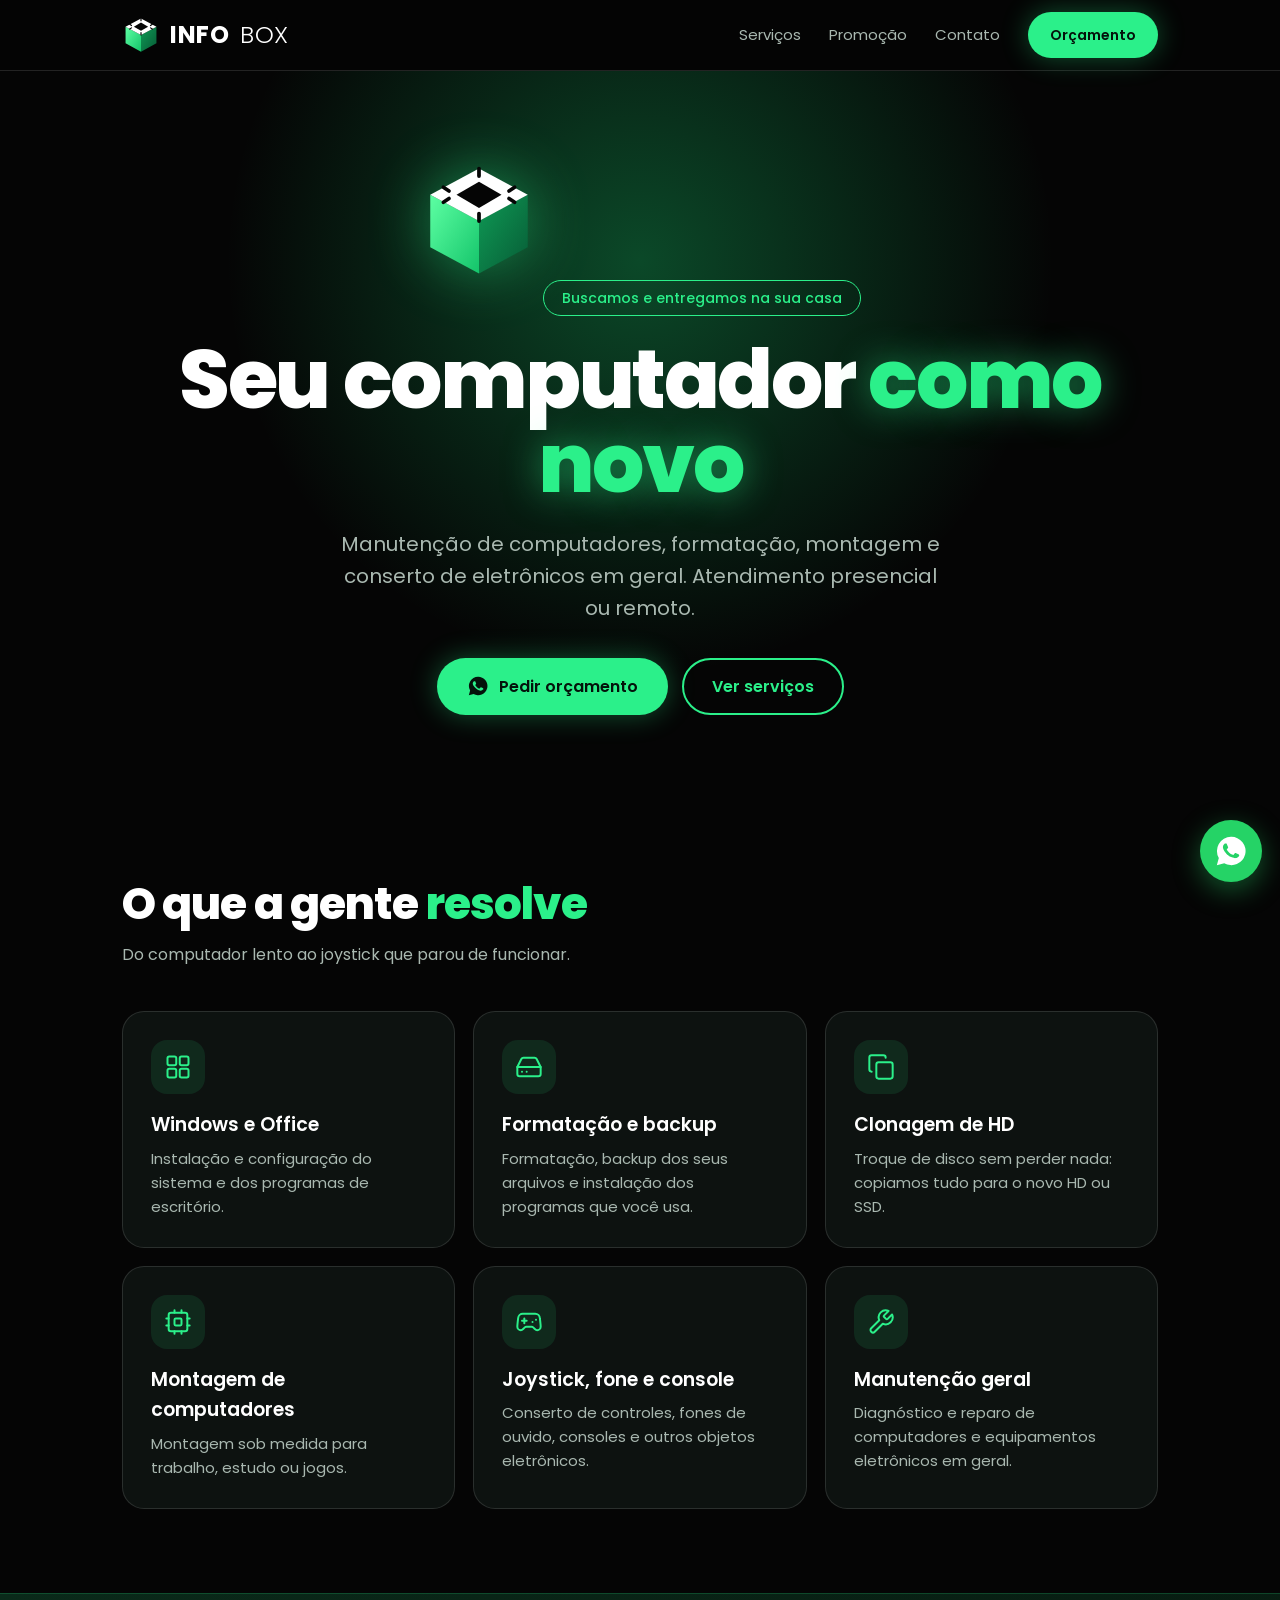
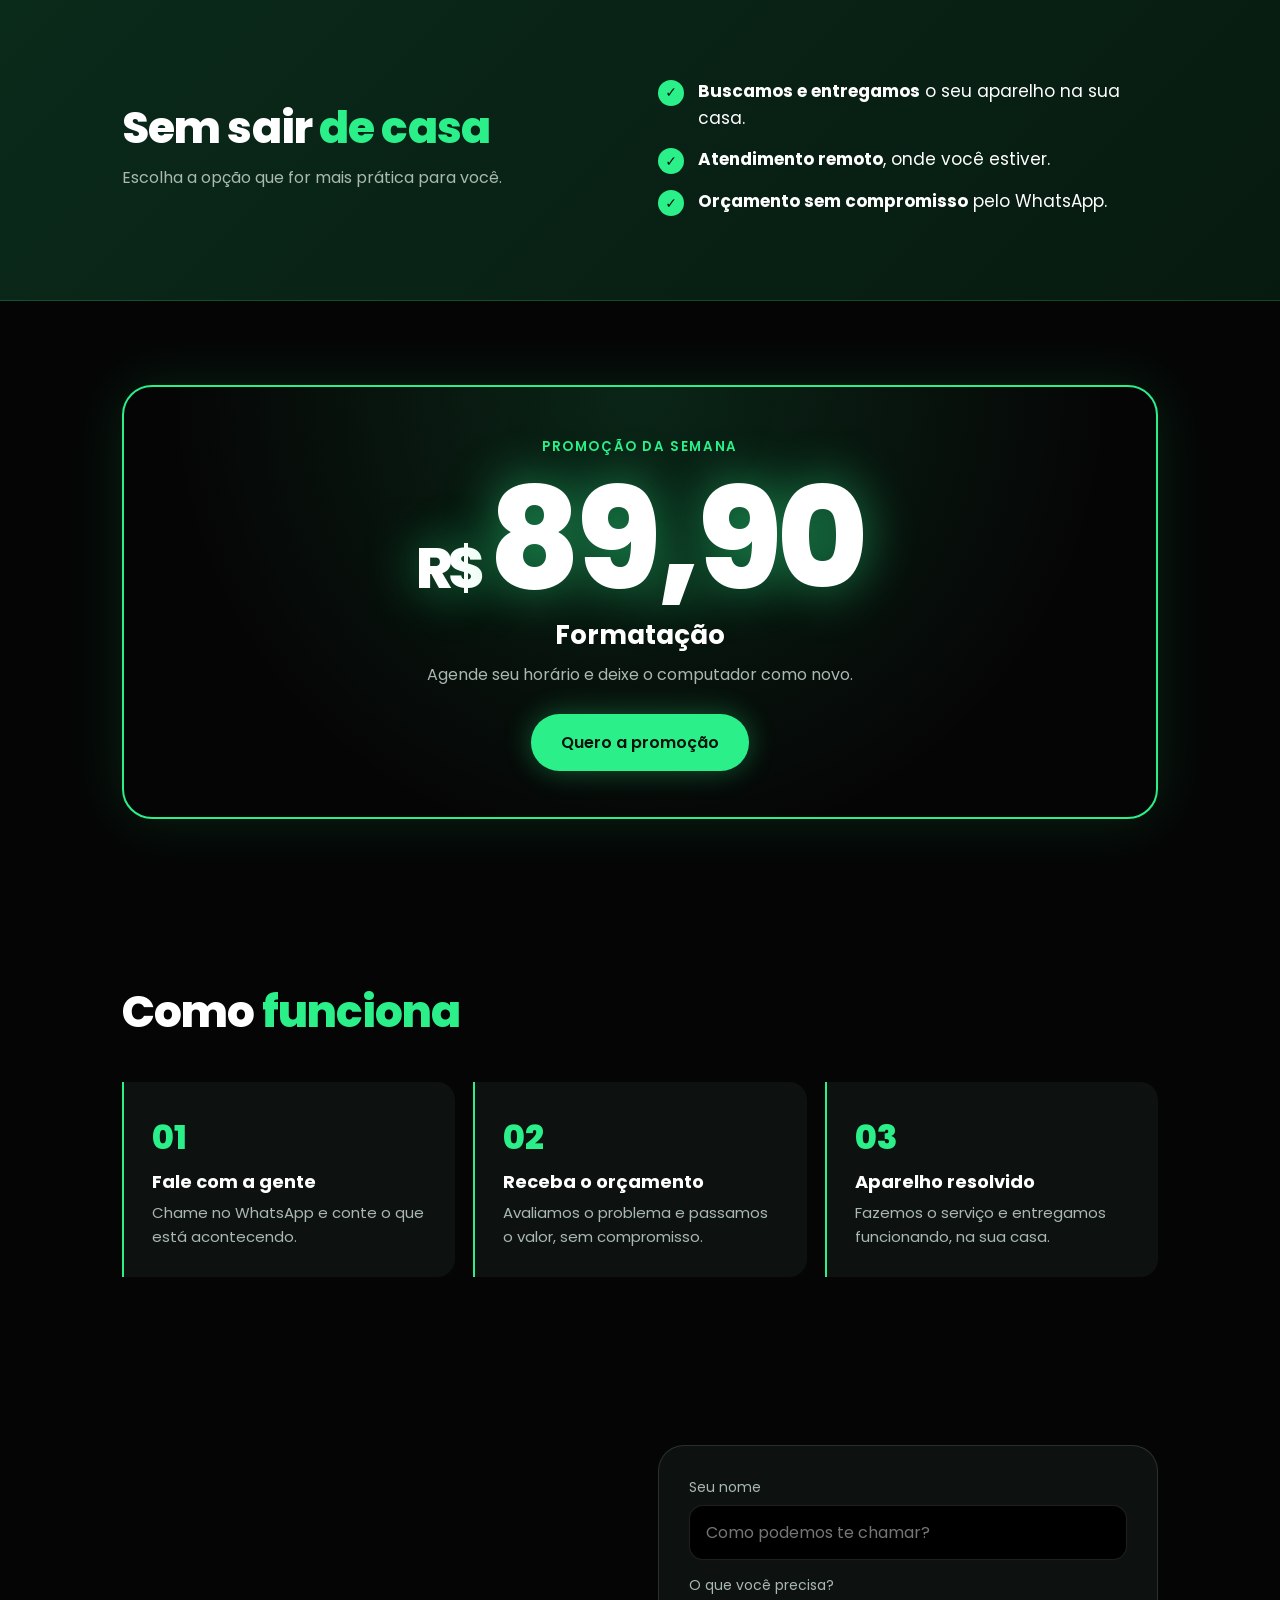
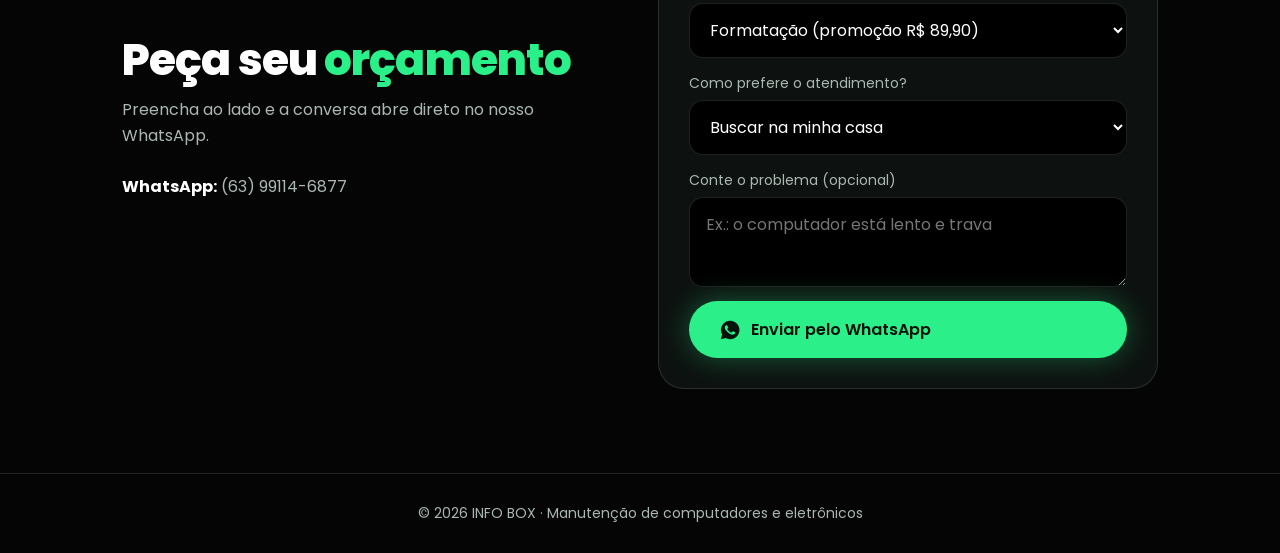
<file: index.html>
<!doctype html>
<html lang="pt-BR">
<head>
<meta charset="utf-8">
<meta name="viewport" content="width=device-width, initial-scale=1, viewport-fit=cover">
<title>INFO BOX | Manutenção de computadores e eletrônicos</title>
<meta name="description" content="Manutenção de computadores, formatação, backup, montagem e conserto de joystick, fone e console. Buscamos na sua casa e atendemos remotamente.">
<link rel="preconnect" href="https://fonts.googleapis.com">
<link href="https://fonts.googleapis.com/css2?family=Poppins:wght@300;400;500;600;700;800&display=swap" rel="stylesheet">
<link rel="stylesheet" href="style.css">
</head>
<body>

<svg width="0" height="0" style="position:absolute" aria-hidden="true">
  <defs>
    <linearGradient id="la" x1="0" y1="0" x2="1" y2="1"><stop offset="0" stop-color="#5dffa3"/><stop offset="1" stop-color="#14c46a"/></linearGradient>
    <linearGradient id="lb" x1="0" y1="0" x2="1" y2="1"><stop offset="0" stop-color="#0f9a55"/><stop offset="1" stop-color="#075c36"/></linearGradient>
    <symbol id="logo" viewBox="0 0 64 64" fill="none">
      <path d="M6 18L32 32V60L6 46Z" fill="url(#la)"/><path d="M58 18L32 32V60L58 46Z" fill="url(#lb)"/>
      <path d="M32 4L58 18L32 32L6 18Z" fill="#fff"/><path d="M32 11L44 18L32 25L20 18Z" fill="#050505"/>
      <g stroke="#050505" stroke-width="2" stroke-linecap="round"><path d="M32 4v4M32 28v4M13 14l3 2M48 20l3 2M51 14l-3 2M16 20l-3 2"/></g>
    </symbol>
    <symbol id="wa" viewBox="0 0 24 24"><path fill="currentColor" d="M12 2a10 10 0 00-8.6 15L2 22l5.2-1.4A10 10 0 1012 2zm5.2 13.8c-.2.6-1.3 1.2-1.8 1.2-.5.1-1 .2-3.3-.7-2.8-1.2-4.6-4-4.7-4.2-.1-.2-1.1-1.5-1.1-2.8s.7-2 1-2.3c.2-.3.5-.3.7-.3h.5c.2 0 .4 0 .6.5l.8 2c.1.2.1.3 0 .5l-.3.5-.4.4c-.1.2-.3.3-.1.6.2.3.8 1.3 1.7 2.1 1.1 1 2.1 1.3 2.4 1.4.3.1.5.1.6-.1l.9-1.1c.2-.2.4-.2.6-.1l1.9.9c.3.1.5.2.5.3.1.2.1.8-.1 1.4z"/></symbol>
  </defs>
</svg>

<header>
  <div class="wrap">
    <a class="brand" href="#topo"><svg width="38" height="38"><use href="#logo"/></svg>INFO<span>BOX</span></a>
    <nav>
      <a href="#servicos">Serviços</a>
      <a href="#promo">Promoção</a>
      <a href="#contato">Contato</a>
      <a class="btn btn-green btn-sm" data-wa="Olá! Vim pelo site da INFO BOX e gostaria de um orçamento.">Orçamento</a>
    </nav>
  </div>
</header>

<main id="topo">
  <section class="hero">
    <div class="wrap">
      <svg class="logo-big"><use href="#logo"/></svg>
      <span class="pill">Buscamos e entregamos na sua casa</span>
      <h1>Seu computador <em>como novo</em></h1>
      <p>Manutenção de computadores, formatação, montagem e conserto de eletrônicos em geral. Atendimento presencial ou remoto.</p>
      <div class="actions">
        <a class="btn btn-green" data-wa="Olá! Vim pelo site da INFO BOX e gostaria de um orçamento."><svg width="22" height="22"><use href="#wa"/></svg>Pedir orçamento</a>
        <a class="btn btn-line" href="#servicos">Ver serviços</a>
      </div>
    </div>
  </section>

  <section id="servicos">
    <div class="wrap">
      <h2 class="reveal">O que a gente <em>resolve</em></h2>
      <p class="sub reveal">Do computador lento ao joystick que parou de funcionar.</p>
      <div class="grid">
        <article class="card reveal"><div class="ico"><svg viewBox="0 0 24 24" aria-hidden="true"><rect x="3" y="3" width="7.5" height="7.5" rx="1.5"/><rect x="13.5" y="3" width="7.5" height="7.5" rx="1.5"/><rect x="3" y="13.5" width="7.5" height="7.5" rx="1.5"/><rect x="13.5" y="13.5" width="7.5" height="7.5" rx="1.5"/></svg></div><h3>Windows e Office</h3><p>Instalação e configuração do sistema e dos programas de escritório.</p></article>
        <article class="card reveal"><div class="ico"><svg viewBox="0 0 24 24" aria-hidden="true"><line x1="22" x2="2" y1="12" y2="12"/><path d="M5.45 5.11 2 12v6a2 2 0 0 0 2 2h16a2 2 0 0 0 2-2v-6l-3.45-6.89A2 2 0 0 0 16.76 4H7.24a2 2 0 0 0-1.79 1.11z"/><line x1="6" x2="6.01" y1="16" y2="16"/><line x1="10" x2="10.01" y1="16" y2="16"/></svg></div><h3>Formatação e backup</h3><p>Formatação, backup dos seus arquivos e instalação dos programas que você usa.</p></article>
        <article class="card reveal"><div class="ico"><svg viewBox="0 0 24 24" aria-hidden="true"><rect width="14" height="14" x="8" y="8" rx="2"/><path d="M4 16c-1.1 0-2-.9-2-2V4c0-1.1.9-2 2-2h10c1.1 0 2 .9 2 2"/></svg></div><h3>Clonagem de HD</h3><p>Troque de disco sem perder nada: copiamos tudo para o novo HD ou SSD.</p></article>
        <article class="card reveal"><div class="ico"><svg viewBox="0 0 24 24" aria-hidden="true"><rect width="16" height="16" x="4" y="4" rx="2"/><rect width="6" height="6" x="9" y="9" rx="1"/><path d="M15 2v2M15 20v2M2 15h2M2 9h2M20 15h2M20 9h2M9 2v2M9 20v2"/></svg></div><h3>Montagem de computadores</h3><p>Montagem sob medida para trabalho, estudo ou jogos.</p></article>
        <article class="card reveal"><div class="ico"><svg viewBox="0 0 24 24" aria-hidden="true"><line x1="6" x2="10" y1="11" y2="11"/><line x1="8" x2="8" y1="9" y2="13"/><line x1="15" x2="15.01" y1="12" y2="12"/><line x1="18" x2="18.01" y1="10" y2="10"/><path d="M17.32 5H6.68a4 4 0 0 0-3.978 3.59C2.604 9.416 2 14.456 2 16a3 3 0 0 0 3 3c1 0 1.5-.5 2-1l1.414-1.414A2 2 0 0 1 9.828 16h4.344a2 2 0 0 1 1.414.586L17 18c.5.5 1 1 2 1a3 3 0 0 0 3-3c0-1.545-.604-6.584-.685-7.258A4 4 0 0 0 17.32 5z"/></svg></div><h3>Joystick, fone e console</h3><p>Conserto de controles, fones de ouvido, consoles e outros objetos eletrônicos.</p></article>
        <article class="card reveal"><div class="ico"><svg viewBox="0 0 24 24" aria-hidden="true"><path d="M14.7 6.3a1 1 0 0 0 0 1.4l1.6 1.6a1 1 0 0 0 1.4 0l3.77-3.77a6 6 0 0 1-7.94 7.94l-6.91 6.91a2.12 2.12 0 0 1-3-3l6.91-6.91a6 6 0 0 1 7.94-7.94l-3.76 3.76z"/></svg></div><h3>Manutenção geral</h3><p>Diagnóstico e reparo de computadores e equipamentos eletrônicos em geral.</p></article>
      </div>
    </div>
  </section>

  <section class="band">
    <div class="wrap two">
      <div class="reveal">
        <h2>Sem sair <em>de casa</em></h2>
        <p class="sub">Escolha a opção que for mais prática para você.</p>
      </div>
      <ul class="checks reveal">
        <li><i>✓</i><span><b>Buscamos e entregamos</b> o seu aparelho na sua casa.</span></li>
        <li><i>✓</i><span><b>Atendimento remoto</b>, onde você estiver.</span></li>
        <li><i>✓</i><span><b>Orçamento sem compromisso</b> pelo WhatsApp.</span></li>
      </ul>
    </div>
  </section>

  <section id="promo">
    <div class="wrap">
      <div class="promo reveal">
        <small>Promoção da semana</small>
        <div class="price"><span>R$</span>89,90</div>
        <h3 style="font-size:26px;margin-bottom:6px">Formatação</h3>
        <p>Agende seu horário e deixe o computador como novo.</p>
        <a class="btn btn-green" data-wa="Olá! Quero aproveitar a promoção de formatação por R$ 89,90.">Quero a promoção</a>
      </div>
    </div>
  </section>

  <section>
    <div class="wrap">
      <h2 class="reveal">Como <em>funciona</em></h2>
      <div class="steps">
        <div class="step reveal"><h3>Fale com a gente</h3><p>Chame no WhatsApp e conte o que está acontecendo.</p></div>
        <div class="step reveal"><h3>Receba o orçamento</h3><p>Avaliamos o problema e passamos o valor, sem compromisso.</p></div>
        <div class="step reveal"><h3>Aparelho resolvido</h3><p>Fazemos o serviço e entregamos funcionando, na sua casa.</p></div>
      </div>
    </div>
  </section>

  <section id="contato" class="contact">
    <div class="wrap two">
      <div class="reveal">
        <h2>Peça seu <em>orçamento</em></h2>
        <p class="sub">Preencha ao lado e a conversa abre direto no nosso WhatsApp.</p>
        <div class="info">
          <span><b>WhatsApp:</b> (63) 99114-6877</span>
        </div>
      </div>
      <form class="form reveal" id="form">
        <label>Seu nome<input id="nome" required placeholder="Como podemos te chamar?"></label>
        <label>O que você precisa?
          <select id="servico">
            <option>Formatação (promoção R$ 89,90)</option>
            <option>Windows ou Office</option>
            <option>Backup ou clonagem de HD</option>
            <option>Montagem de computador</option>
            <option>Conserto de joystick, fone ou console</option>
            <option>Manutenção geral ou eletrônica</option>
            <option>Outro</option>
          </select>
        </label>
        <label>Como prefere o atendimento?
          <select id="modo"><option>Buscar na minha casa</option><option>Atendimento remoto</option><option>Levar até vocês</option></select>
        </label>
        <label>Conte o problema (opcional)<textarea id="msg" placeholder="Ex.: o computador está lento e trava"></textarea></label>
        <button class="btn btn-green" type="submit"><svg width="22" height="22"><use href="#wa"/></svg>Enviar pelo WhatsApp</button>
      </form>
    </div>
  </section>
</main>

<footer><div class="wrap">© <span id="ano"></span> INFO BOX · Manutenção de computadores e eletrônicos</div></footer>

<a class="fab" data-wa="Olá! Vim pelo site da INFO BOX." aria-label="Falar no WhatsApp"><svg width="34" height="34" style="color:#fff"><use href="#wa"/></svg></a>

<script src="script.js"></script>
</body>
</html>
</file>
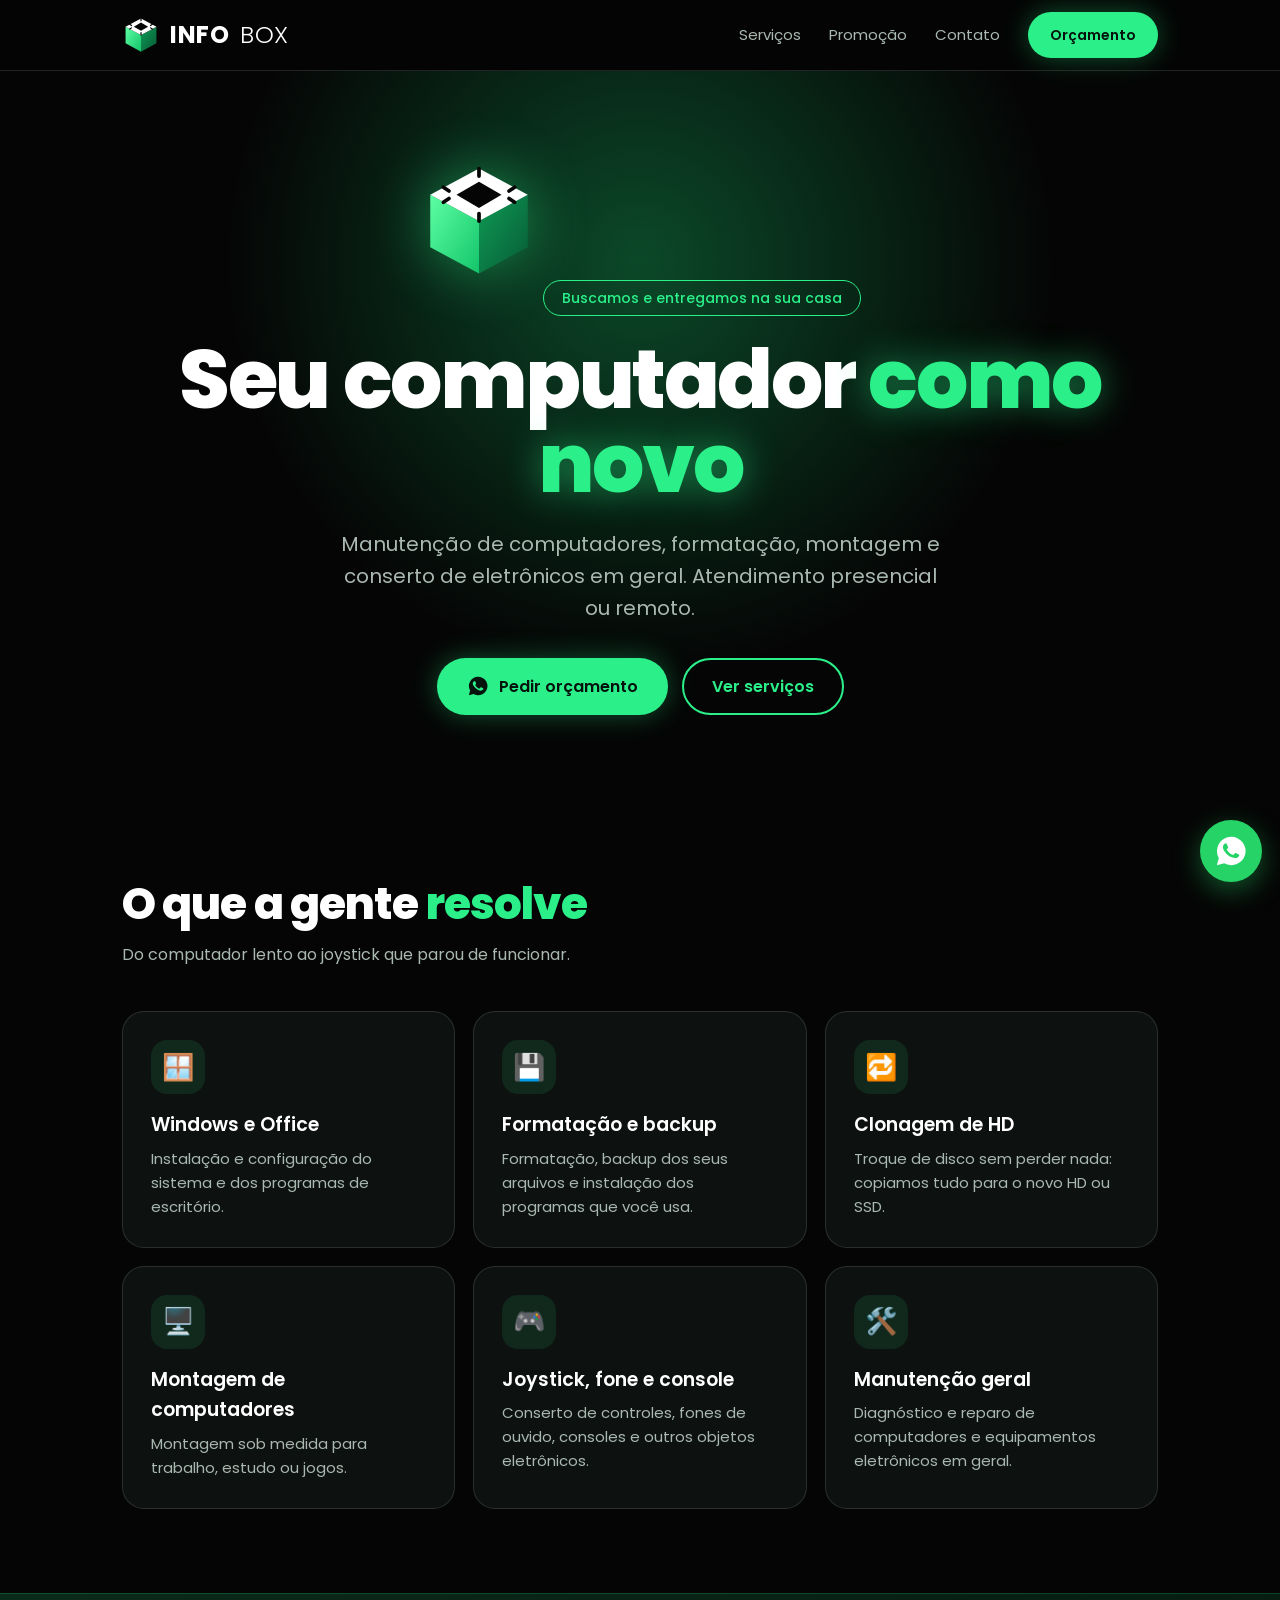
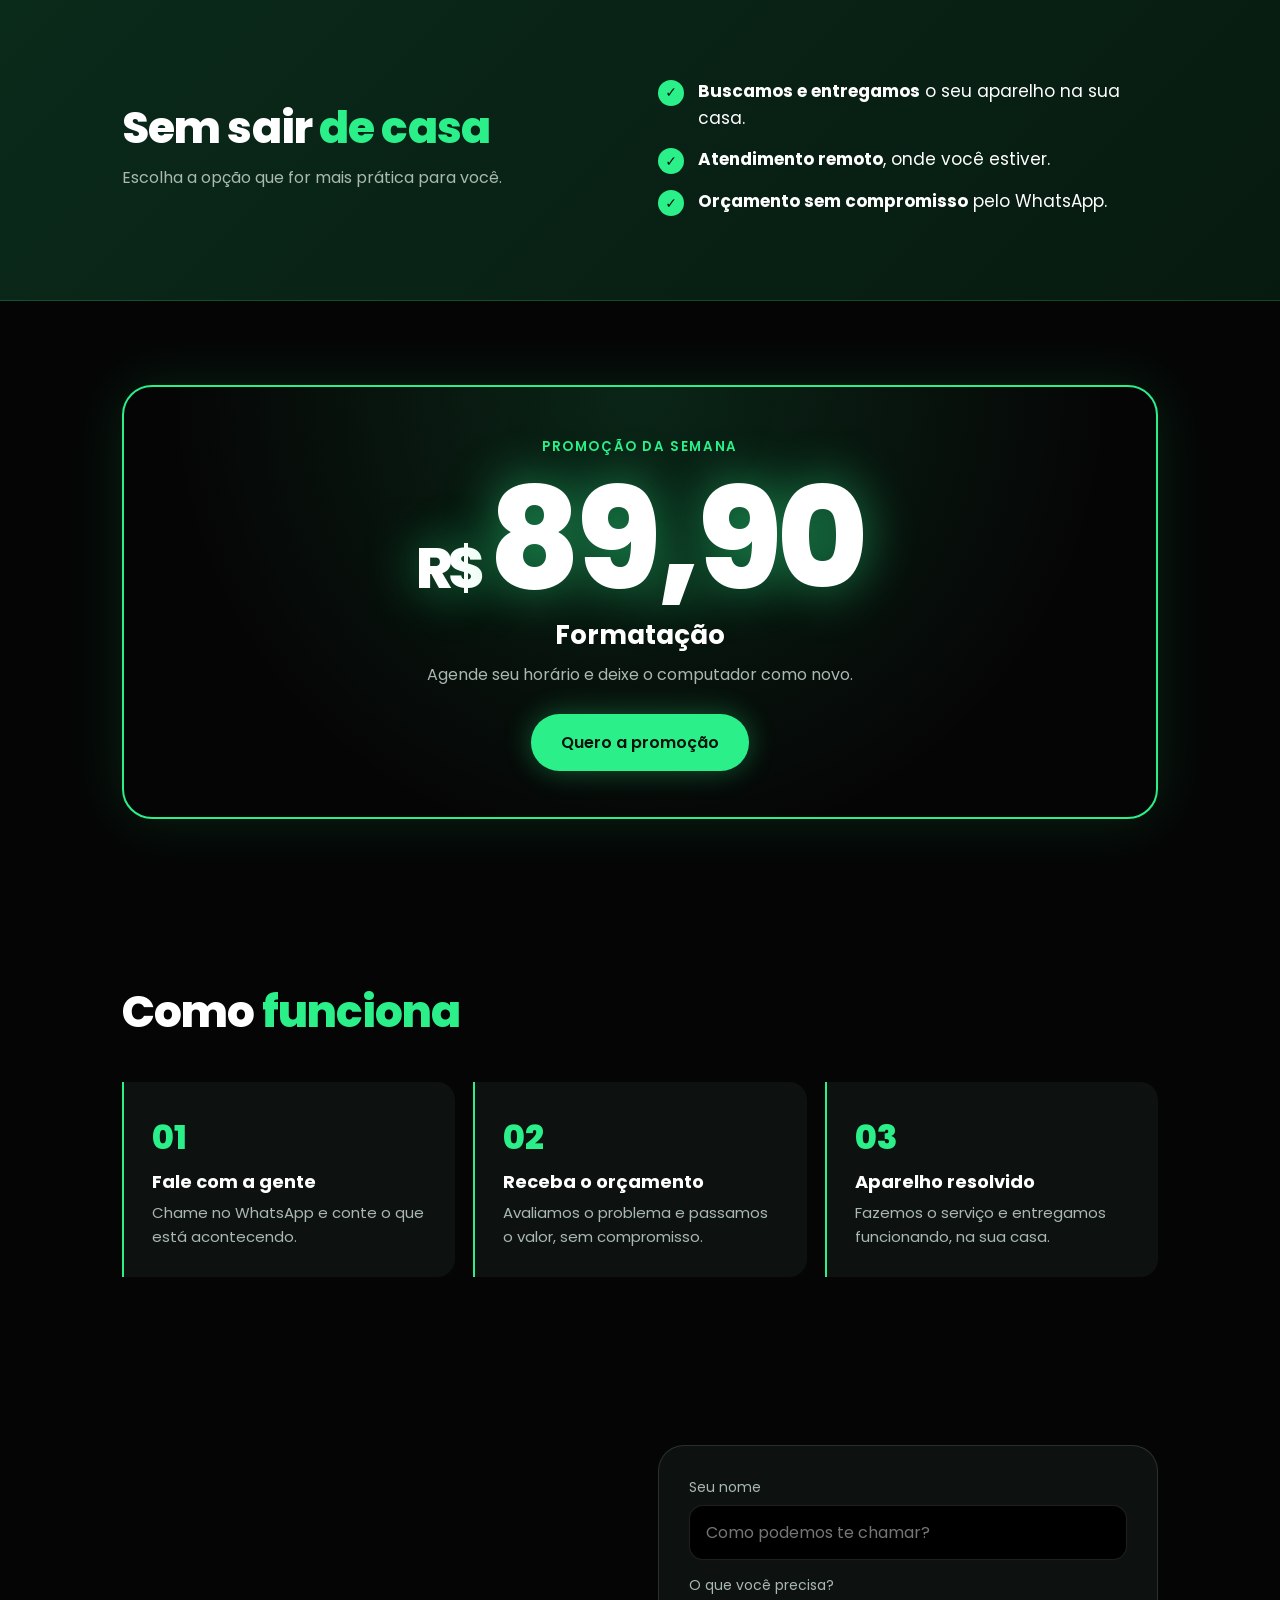
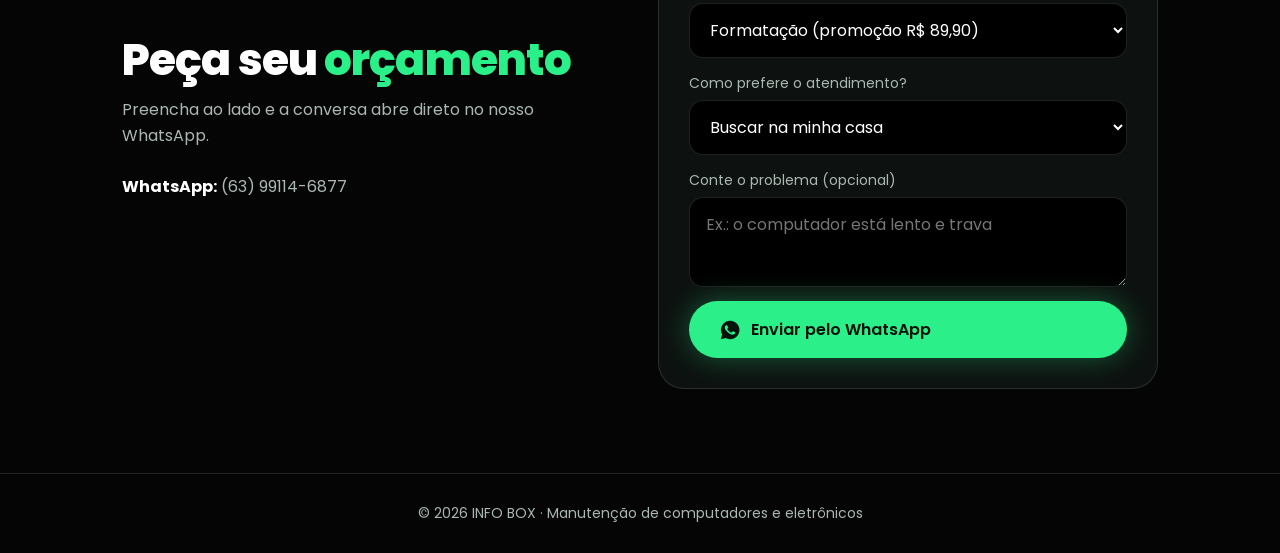
<file: INFO BOX _ Landing page.html>
<!doctype html>
<html lang="pt-BR">
<head>
<meta charset="utf-8">
<meta name="viewport" content="width=device-width, initial-scale=1, viewport-fit=cover">
<title>INFO BOX | Manutenção de computadores e eletrônicos</title>
<meta name="description" content="Manutenção de computadores, formatação, backup, montagem e conserto de joystick, fone e console. Buscamos na sua casa e atendemos remotamente.">
<link rel="preconnect" href="https://fonts.googleapis.com">
<link href="https://fonts.googleapis.com/css2?family=Poppins:wght@300;400;500;600;700;800&display=swap" rel="stylesheet">
<style>
:root{
  --bg:#050505; --card:#0d1210; --line:#ffffff1f; --text:#ffffff; --muted:#a9b8b0;
  --green:#2bf08a; --green-d:#14c46a; --wa:#25d366;
  box-sizing:border-box; padding-top:env(safe-area-inset-top,0px); padding-bottom:env(safe-area-inset-bottom,0px);
  color-scheme:dark;
}
html{scroll-behavior:smooth;scroll-padding-top:90px}
*,*:before,*:after{box-sizing:inherit;margin:0;padding:0}
body{background:var(--bg);color:var(--text);font-family:'Poppins',system-ui,sans-serif;line-height:1.6;overflow-x:hidden}
a{color:inherit;text-decoration:none}
.wrap{max-width:1080px;margin:0 auto;padding:0 22px}
section{padding:84px 0}
h2{font-size:clamp(30px,5vw,44px);line-height:1.15;font-weight:800;letter-spacing:-.02em}
h2 em{font-style:normal;color:var(--green)}
.sub{color:var(--muted);margin-top:12px;max-width:560px}

/* header */
header{position:sticky;top:env(safe-area-inset-top,0px);z-index:20;background:#050505dd;backdrop-filter:blur(12px);border-bottom:1px solid var(--line)}
header .wrap{display:flex;align-items:center;justify-content:space-between;height:70px}
.brand{display:flex;align-items:center;gap:10px;font-size:24px;font-weight:700;letter-spacing:.03em}
.brand span{font-weight:300}
nav{display:flex;gap:28px;align-items:center;font-size:15px;color:var(--muted)}
nav a:hover{color:var(--green)}

.btn{display:inline-flex;align-items:center;gap:10px;border-radius:60px;padding:14px 28px;font-weight:600;font-size:16px;border:2px solid transparent;cursor:pointer;font-family:inherit;transition:transform .2s,box-shadow .2s}
.btn:hover{transform:translateY(-2px)}
.btn-green{background:var(--green);color:#04130b;box-shadow:0 0 28px #2bf08a55}
.btn-line{border-color:var(--green);color:var(--green)}
.btn-sm{padding:10px 20px;font-size:14px}

/* hero */
.hero{position:relative;padding:90px 0 80px;overflow:hidden;text-align:center}
.hero:before{content:"";position:absolute;left:50%;top:-260px;width:900px;height:900px;margin-left:-450px;border-radius:50%;background:radial-gradient(circle,#19e57a4d,transparent 65%);pointer-events:none}
.hero .wrap{position:relative}
.logo-big{width:120px;height:120px;margin:0 auto 22px;filter:drop-shadow(0 0 30px #2bf08a77)}
.pill{display:inline-block;border:1px solid var(--green);color:var(--green);border-radius:60px;padding:6px 18px;font-size:14px;font-weight:500;margin-bottom:22px}
h1{font-size:clamp(40px,8vw,82px);line-height:1.02;font-weight:800;letter-spacing:-.03em}
h1 em{font-style:normal;color:var(--green);text-shadow:0 0 36px #2bf08a88}
.hero p{color:var(--muted);font-size:clamp(16px,2.4vw,20px);max-width:600px;margin:22px auto 34px}
.hero .actions{display:flex;gap:14px;justify-content:center;flex-wrap:wrap}

/* serviços */
.grid{display:grid;grid-template-columns:repeat(auto-fit,minmax(290px,1fr));gap:18px;margin-top:44px}
.card{background:var(--card);border:1px solid var(--line);border-radius:22px;padding:28px;transition:border-color .25s,transform .25s}
.card:hover{border-color:var(--green);transform:translateY(-4px)}
.ico{width:54px;height:54px;border-radius:16px;background:#2bf08a1a;display:grid;place-items:center;font-size:26px;margin-bottom:16px}
.card h3{font-size:19px;font-weight:600;margin-bottom:6px}
.card p{color:var(--muted);font-size:15px}

/* destaque casa/remoto */
.band{background:linear-gradient(135deg,#0a2a1a,#071a10);border-block:1px solid #2bf08a33}
.two{display:grid;grid-template-columns:repeat(auto-fit,minmax(280px,1fr));gap:36px;align-items:center}
.checks{list-style:none;display:grid;gap:14px}
.checks li{display:flex;gap:14px;align-items:flex-start;font-size:17px}
.checks i{flex:none;width:26px;height:26px;border-radius:50%;background:var(--green);color:#04130b;display:grid;place-items:center;font-style:normal;font-weight:800;font-size:14px;margin-top:2px}

/* promo */
.promo{border:2px solid var(--green);border-radius:30px;padding:46px 26px;text-align:center;background:radial-gradient(circle at 50% 0,#2bf08a24,transparent 70%);box-shadow:0 0 60px #2bf08a22}
.promo small{color:var(--green);font-weight:600;letter-spacing:.12em;text-transform:uppercase}
.price{font-size:clamp(70px,16vw,140px);font-weight:800;line-height:1;letter-spacing:-.03em;text-shadow:0 0 50px #2bf08a88;margin:10px 0 6px}
.price span{font-size:.4em;margin-right:8px}
.promo p{color:var(--muted);margin-bottom:26px}

/* passos */
.steps{counter-reset:s;display:grid;grid-template-columns:repeat(auto-fit,minmax(240px,1fr));gap:18px;margin-top:44px}
.step{position:relative;padding:28px;border-left:2px solid var(--green);background:var(--card);border-radius:0 18px 18px 0}
.step:before{counter-increment:s;content:"0" counter(s);font-size:34px;font-weight:800;color:var(--green)}
.step h3{font-size:18px;margin:4px 0}.step p{color:var(--muted);font-size:15px}

/* formulário */
.form{background:var(--card);border:1px solid var(--line);border-radius:26px;padding:30px;display:grid;gap:14px}
label{font-size:14px;color:var(--muted);display:grid;gap:6px}
input,select,textarea{background:#000;border:1px solid var(--line);border-radius:14px;color:var(--text);padding:14px 16px;font:inherit;font-size:16px;width:100%}
input:focus,select:focus,textarea:focus{outline:2px solid var(--green);border-color:transparent}
textarea{resize:vertical;min-height:90px}
.contact h2{margin-bottom:10px}
.info{margin-top:26px;display:grid;gap:8px;color:var(--muted)}
.info b{color:var(--text)}

footer{border-top:1px solid var(--line);padding:28px 0;text-align:center;color:var(--muted);font-size:14px}

/* botão flutuante */
.fab{position:fixed;right:18px;bottom:calc(18px + env(safe-area-inset-bottom,0px));z-index:30;width:62px;height:62px;border-radius:50%;background:var(--wa);display:grid;place-items:center;box-shadow:0 8px 28px #25d36666;animation:pulse 2.4s infinite}
@keyframes pulse{0%{box-shadow:0 0 0 0 #25d36699}70%{box-shadow:0 0 0 18px #25d36600}100%{box-shadow:0 0 0 0 #25d36600}}

.reveal{opacity:0;transform:translateY(26px);transition:opacity .7s,transform .7s}
.reveal.in{opacity:1;transform:none}

@media(max-width:720px){nav a:not(.btn){display:none}section{padding:64px 0}}
@media(prefers-reduced-motion:reduce){.reveal{opacity:1;transform:none;transition:none}.fab{animation:none}html{scroll-behavior:auto}}
</style>
</head>
<body>

<svg width="0" height="0" style="position:absolute" aria-hidden="true">
  <defs>
    <linearGradient id="la" x1="0" y1="0" x2="1" y2="1"><stop offset="0" stop-color="#5dffa3"/><stop offset="1" stop-color="#14c46a"/></linearGradient>
    <linearGradient id="lb" x1="0" y1="0" x2="1" y2="1"><stop offset="0" stop-color="#0f9a55"/><stop offset="1" stop-color="#075c36"/></linearGradient>
    <symbol id="logo" viewBox="0 0 64 64" fill="none">
      <path d="M6 18L32 32V60L6 46Z" fill="url(#la)"/><path d="M58 18L32 32V60L58 46Z" fill="url(#lb)"/>
      <path d="M32 4L58 18L32 32L6 18Z" fill="#fff"/><path d="M32 11L44 18L32 25L20 18Z" fill="#050505"/>
      <g stroke="#050505" stroke-width="2" stroke-linecap="round"><path d="M32 4v4M32 28v4M13 14l3 2M48 20l3 2M51 14l-3 2M16 20l-3 2"/></g>
    </symbol>
    <symbol id="wa" viewBox="0 0 24 24"><path fill="currentColor" d="M12 2a10 10 0 00-8.6 15L2 22l5.2-1.4A10 10 0 1012 2zm5.2 13.8c-.2.6-1.3 1.2-1.8 1.2-.5.1-1 .2-3.3-.7-2.8-1.2-4.6-4-4.7-4.2-.1-.2-1.1-1.5-1.1-2.8s.7-2 1-2.3c.2-.3.5-.3.7-.3h.5c.2 0 .4 0 .6.5l.8 2c.1.2.1.3 0 .5l-.3.5-.4.4c-.1.2-.3.3-.1.6.2.3.8 1.3 1.7 2.1 1.1 1 2.1 1.3 2.4 1.4.3.1.5.1.6-.1l.9-1.1c.2-.2.4-.2.6-.1l1.9.9c.3.1.5.2.5.3.1.2.1.8-.1 1.4z"/></symbol>
  </defs>
</svg>

<header>
  <div class="wrap">
    <a class="brand" href="#topo"><svg width="38" height="38"><use href="#logo"/></svg>INFO<span>BOX</span></a>
    <nav>
      <a href="#servicos">Serviços</a>
      <a href="#promo">Promoção</a>
      <a href="#contato">Contato</a>
      <a class="btn btn-green btn-sm" data-wa="Olá! Vim pelo site da INFO BOX e gostaria de um orçamento.">Orçamento</a>
    </nav>
  </div>
</header>

<main id="topo">
  <section class="hero">
    <div class="wrap">
      <svg class="logo-big"><use href="#logo"/></svg>
      <span class="pill">Buscamos e entregamos na sua casa</span>
      <h1>Seu computador <em>como novo</em></h1>
      <p>Manutenção de computadores, formatação, montagem e conserto de eletrônicos em geral. Atendimento presencial ou remoto.</p>
      <div class="actions">
        <a class="btn btn-green" data-wa="Olá! Vim pelo site da INFO BOX e gostaria de um orçamento."><svg width="22" height="22"><use href="#wa"/></svg>Pedir orçamento</a>
        <a class="btn btn-line" href="#servicos">Ver serviços</a>
      </div>
    </div>
  </section>

  <section id="servicos">
    <div class="wrap">
      <h2 class="reveal">O que a gente <em>resolve</em></h2>
      <p class="sub reveal">Do computador lento ao joystick que parou de funcionar.</p>
      <div class="grid">
        <article class="card reveal"><div class="ico">🪟</div><h3>Windows e Office</h3><p>Instalação e configuração do sistema e dos programas de escritório.</p></article>
        <article class="card reveal"><div class="ico">💾</div><h3>Formatação e backup</h3><p>Formatação, backup dos seus arquivos e instalação dos programas que você usa.</p></article>
        <article class="card reveal"><div class="ico">🔁</div><h3>Clonagem de HD</h3><p>Troque de disco sem perder nada: copiamos tudo para o novo HD ou SSD.</p></article>
        <article class="card reveal"><div class="ico">🖥️</div><h3>Montagem de computadores</h3><p>Montagem sob medida para trabalho, estudo ou jogos.</p></article>
        <article class="card reveal"><div class="ico">🎮</div><h3>Joystick, fone e console</h3><p>Conserto de controles, fones de ouvido, consoles e outros objetos eletrônicos.</p></article>
        <article class="card reveal"><div class="ico">🛠️</div><h3>Manutenção geral</h3><p>Diagnóstico e reparo de computadores e equipamentos eletrônicos em geral.</p></article>
      </div>
    </div>
  </section>

  <section class="band">
    <div class="wrap two">
      <div class="reveal">
        <h2>Sem sair <em>de casa</em></h2>
        <p class="sub">Escolha a opção que for mais prática para você.</p>
      </div>
      <ul class="checks reveal">
        <li><i>✓</i><span><b>Buscamos e entregamos</b> o seu aparelho na sua casa.</span></li>
        <li><i>✓</i><span><b>Atendimento remoto</b>, onde você estiver.</span></li>
        <li><i>✓</i><span><b>Orçamento sem compromisso</b> pelo WhatsApp.</span></li>
      </ul>
    </div>
  </section>

  <section id="promo">
    <div class="wrap">
      <div class="promo reveal">
        <small>Promoção da semana</small>
        <div class="price"><span>R$</span>89,90</div>
        <h3 style="font-size:26px;margin-bottom:6px">Formatação</h3>
        <p>Agende seu horário e deixe o computador como novo.</p>
        <a class="btn btn-green" data-wa="Olá! Quero aproveitar a promoção de formatação por R$ 89,90.">Quero a promoção</a>
      </div>
    </div>
  </section>

  <section>
    <div class="wrap">
      <h2 class="reveal">Como <em>funciona</em></h2>
      <div class="steps">
        <div class="step reveal"><h3>Fale com a gente</h3><p>Chame no WhatsApp e conte o que está acontecendo.</p></div>
        <div class="step reveal"><h3>Receba o orçamento</h3><p>Avaliamos o problema e passamos o valor, sem compromisso.</p></div>
        <div class="step reveal"><h3>Aparelho resolvido</h3><p>Fazemos o serviço e entregamos funcionando, na sua casa.</p></div>
      </div>
    </div>
  </section>

  <section id="contato" class="contact">
    <div class="wrap two">
      <div class="reveal">
        <h2>Peça seu <em>orçamento</em></h2>
        <p class="sub">Preencha ao lado e a conversa abre direto no nosso WhatsApp.</p>
        <div class="info">
          <span><b>WhatsApp:</b> (63) 99114-6877</span>
        </div>
      </div>
      <form class="form reveal" id="form">
        <label>Seu nome<input id="nome" required placeholder="Como podemos te chamar?"></label>
        <label>O que você precisa?
          <select id="servico">
            <option>Formatação (promoção R$ 89,90)</option>
            <option>Windows ou Office</option>
            <option>Backup ou clonagem de HD</option>
            <option>Montagem de computador</option>
            <option>Conserto de joystick, fone ou console</option>
            <option>Manutenção geral ou eletrônica</option>
            <option>Outro</option>
          </select>
        </label>
        <label>Como prefere o atendimento?
          <select id="modo"><option>Buscar na minha casa</option><option>Atendimento remoto</option><option>Levar até vocês</option></select>
        </label>
        <label>Conte o problema (opcional)<textarea id="msg" placeholder="Ex.: o computador está lento e trava"></textarea></label>
        <button class="btn btn-green" type="submit"><svg width="22" height="22"><use href="#wa"/></svg>Enviar pelo WhatsApp</button>
      </form>
    </div>
  </section>
</main>

<footer><div class="wrap">© <span id="ano"></span> INFO BOX · Manutenção de computadores e eletrônicos</div></footer>

<a class="fab" data-wa="Olá! Vim pelo site da INFO BOX." aria-label="Falar no WhatsApp"><svg width="34" height="34" style="color:#fff"><use href="#wa"/></svg></a>

<script>
const FONE = "5563991146877";
const wa = t => "https://wa.me/" + FONE + "?text=" + encodeURIComponent(t);

// botões com mensagem pronta
document.querySelectorAll("[data-wa]").forEach(el => {
  el.href = wa(el.dataset.wa);
  el.target = "_blank";
  el.rel = "noopener";
});

// formulário -> WhatsApp
document.getElementById("form").addEventListener("submit", e => {
  e.preventDefault();
  const v = id => document.getElementById(id).value.trim();
  let t = `Olá! Meu nome é ${v("nome")}.\nServiço: ${v("servico")}\nAtendimento: ${v("modo")}`;
  if (v("msg")) t += `\nProblema: ${v("msg")}`;
  window.open(wa(t), "_blank", "noopener");
});

// animação ao rolar
const io = new IntersectionObserver(es => es.forEach(x => {
  if (x.isIntersecting) { x.target.classList.add("in"); io.unobserve(x.target); }
}), { threshold: .15 });
document.querySelectorAll(".reveal").forEach(el => io.observe(el));

document.getElementById("ano").textContent = new Date().getFullYear();
</script>
</body>
</html>
</file>
<file: style.css>
:root{
  --bg:#050505; --card:#0d1210; --line:#ffffff1f; --text:#ffffff; --muted:#a9b8b0;
  --green:#2bf08a; --green-d:#14c46a; --wa:#25d366;
  box-sizing:border-box; padding-top:env(safe-area-inset-top,0px); padding-bottom:env(safe-area-inset-bottom,0px);
  color-scheme:dark;
}
html{scroll-behavior:smooth;scroll-padding-top:90px}
*,*:before,*:after{box-sizing:inherit;margin:0;padding:0}
body{background:var(--bg);color:var(--text);font-family:'Poppins',system-ui,sans-serif;line-height:1.6;overflow-x:hidden}
a{color:inherit;text-decoration:none}
.wrap{max-width:1080px;margin:0 auto;padding:0 22px}
section{padding:84px 0}
h2{font-size:clamp(30px,5vw,44px);line-height:1.15;font-weight:800;letter-spacing:-.02em}
h2 em{font-style:normal;color:var(--green)}
.sub{color:var(--muted);margin-top:12px;max-width:560px}

/* header */
header{position:sticky;top:env(safe-area-inset-top,0px);z-index:20;background:#050505dd;backdrop-filter:blur(12px);border-bottom:1px solid var(--line)}
header .wrap{display:flex;align-items:center;justify-content:space-between;height:70px}
.brand{display:flex;align-items:center;gap:10px;font-size:24px;font-weight:700;letter-spacing:.03em}
.brand span{font-weight:300}
nav{display:flex;gap:28px;align-items:center;font-size:15px;color:var(--muted)}
nav a:hover{color:var(--green)}

.btn{display:inline-flex;align-items:center;gap:10px;border-radius:60px;padding:14px 28px;font-weight:600;font-size:16px;border:2px solid transparent;cursor:pointer;font-family:inherit;transition:transform .2s,box-shadow .2s}
.btn:hover{transform:translateY(-2px)}
.btn-green{background:var(--green);color:#04130b;box-shadow:0 0 28px #2bf08a55}
.btn-line{border-color:var(--green);color:var(--green)}
.btn-sm{padding:10px 20px;font-size:14px}

/* hero */
.hero{position:relative;padding:90px 0 80px;overflow:hidden;text-align:center}
.hero:before{content:"";position:absolute;left:50%;top:-260px;width:900px;height:900px;margin-left:-450px;border-radius:50%;background:radial-gradient(circle,#19e57a4d,transparent 65%);pointer-events:none}
.hero .wrap{position:relative}
.logo-big{width:120px;height:120px;margin:0 auto 22px;filter:drop-shadow(0 0 30px #2bf08a77)}
.pill{display:inline-block;border:1px solid var(--green);color:var(--green);border-radius:60px;padding:6px 18px;font-size:14px;font-weight:500;margin-bottom:22px}
h1{font-size:clamp(40px,8vw,82px);line-height:1.02;font-weight:800;letter-spacing:-.03em}
h1 em{font-style:normal;color:var(--green);text-shadow:0 0 36px #2bf08a88}
.hero p{color:var(--muted);font-size:clamp(16px,2.4vw,20px);max-width:600px;margin:22px auto 34px}
.hero .actions{display:flex;gap:14px;justify-content:center;flex-wrap:wrap}

/* serviços */
.grid{display:grid;grid-template-columns:repeat(auto-fit,minmax(290px,1fr));gap:18px;margin-top:44px}
.card{background:var(--card);border:1px solid var(--line);border-radius:22px;padding:28px;transition:border-color .25s,transform .25s}
.card:hover{border-color:var(--green);transform:translateY(-4px)}
.ico{width:54px;height:54px;border-radius:16px;background:#2bf08a1a;display:grid;place-items:center;font-size:26px;margin-bottom:16px}
.ico svg{width:28px;height:28px;fill:none;stroke:var(--green);stroke-width:1.7;stroke-linecap:round;stroke-linejoin:round}
.card h3{font-size:19px;font-weight:600;margin-bottom:6px}
.card p{color:var(--muted);font-size:15px}

/* destaque casa/remoto */
.band{background:linear-gradient(135deg,#0a2a1a,#071a10);border-block:1px solid #2bf08a33}
.two{display:grid;grid-template-columns:repeat(auto-fit,minmax(280px,1fr));gap:36px;align-items:center}
.checks{list-style:none;display:grid;gap:14px}
.checks li{display:flex;gap:14px;align-items:flex-start;font-size:17px}
.checks i{flex:none;width:26px;height:26px;border-radius:50%;background:var(--green);color:#04130b;display:grid;place-items:center;font-style:normal;font-weight:800;font-size:14px;margin-top:2px}

/* promo */
.promo{border:2px solid var(--green);border-radius:30px;padding:46px 26px;text-align:center;background:radial-gradient(circle at 50% 0,#2bf08a24,transparent 70%);box-shadow:0 0 60px #2bf08a22}
.promo small{color:var(--green);font-weight:600;letter-spacing:.12em;text-transform:uppercase}
.price{font-size:clamp(70px,16vw,140px);font-weight:800;line-height:1;letter-spacing:-.03em;text-shadow:0 0 50px #2bf08a88;margin:10px 0 6px}
.price span{font-size:.4em;margin-right:8px}
.promo p{color:var(--muted);margin-bottom:26px}

/* passos */
.steps{counter-reset:s;display:grid;grid-template-columns:repeat(auto-fit,minmax(240px,1fr));gap:18px;margin-top:44px}
.step{position:relative;padding:28px;border-left:2px solid var(--green);background:var(--card);border-radius:0 18px 18px 0}
.step:before{counter-increment:s;content:"0" counter(s);font-size:34px;font-weight:800;color:var(--green)}
.step h3{font-size:18px;margin:4px 0}.step p{color:var(--muted);font-size:15px}

/* formulário */
.form{background:var(--card);border:1px solid var(--line);border-radius:26px;padding:30px;display:grid;gap:14px}
label{font-size:14px;color:var(--muted);display:grid;gap:6px}
input,select,textarea{background:#000;border:1px solid var(--line);border-radius:14px;color:var(--text);padding:14px 16px;font:inherit;font-size:16px;width:100%}
input:focus,select:focus,textarea:focus{outline:2px solid var(--green);border-color:transparent}
textarea{resize:vertical;min-height:90px}
.contact h2{margin-bottom:10px}
.info{margin-top:26px;display:grid;gap:8px;color:var(--muted)}
.info b{color:var(--text)}

footer{border-top:1px solid var(--line);padding:28px 0;text-align:center;color:var(--muted);font-size:14px}

/* botão flutuante */
.fab{position:fixed;right:18px;bottom:calc(18px + env(safe-area-inset-bottom,0px));z-index:30;width:62px;height:62px;border-radius:50%;background:var(--wa);display:grid;place-items:center;box-shadow:0 8px 28px #25d36666;animation:pulse 2.4s infinite}
@keyframes pulse{0%{box-shadow:0 0 0 0 #25d36699}70%{box-shadow:0 0 0 18px #25d36600}100%{box-shadow:0 0 0 0 #25d36600}}

.reveal{opacity:0;transform:translateY(26px);transition:opacity .7s,transform .7s}
.reveal.in{opacity:1;transform:none}

@media(max-width:720px){nav a:not(.btn){display:none}section{padding:64px 0}}
@media(prefers-reduced-motion:reduce){.reveal{opacity:1;transform:none;transition:none}.fab{animation:none}html{scroll-behavior:auto}}
</file>
